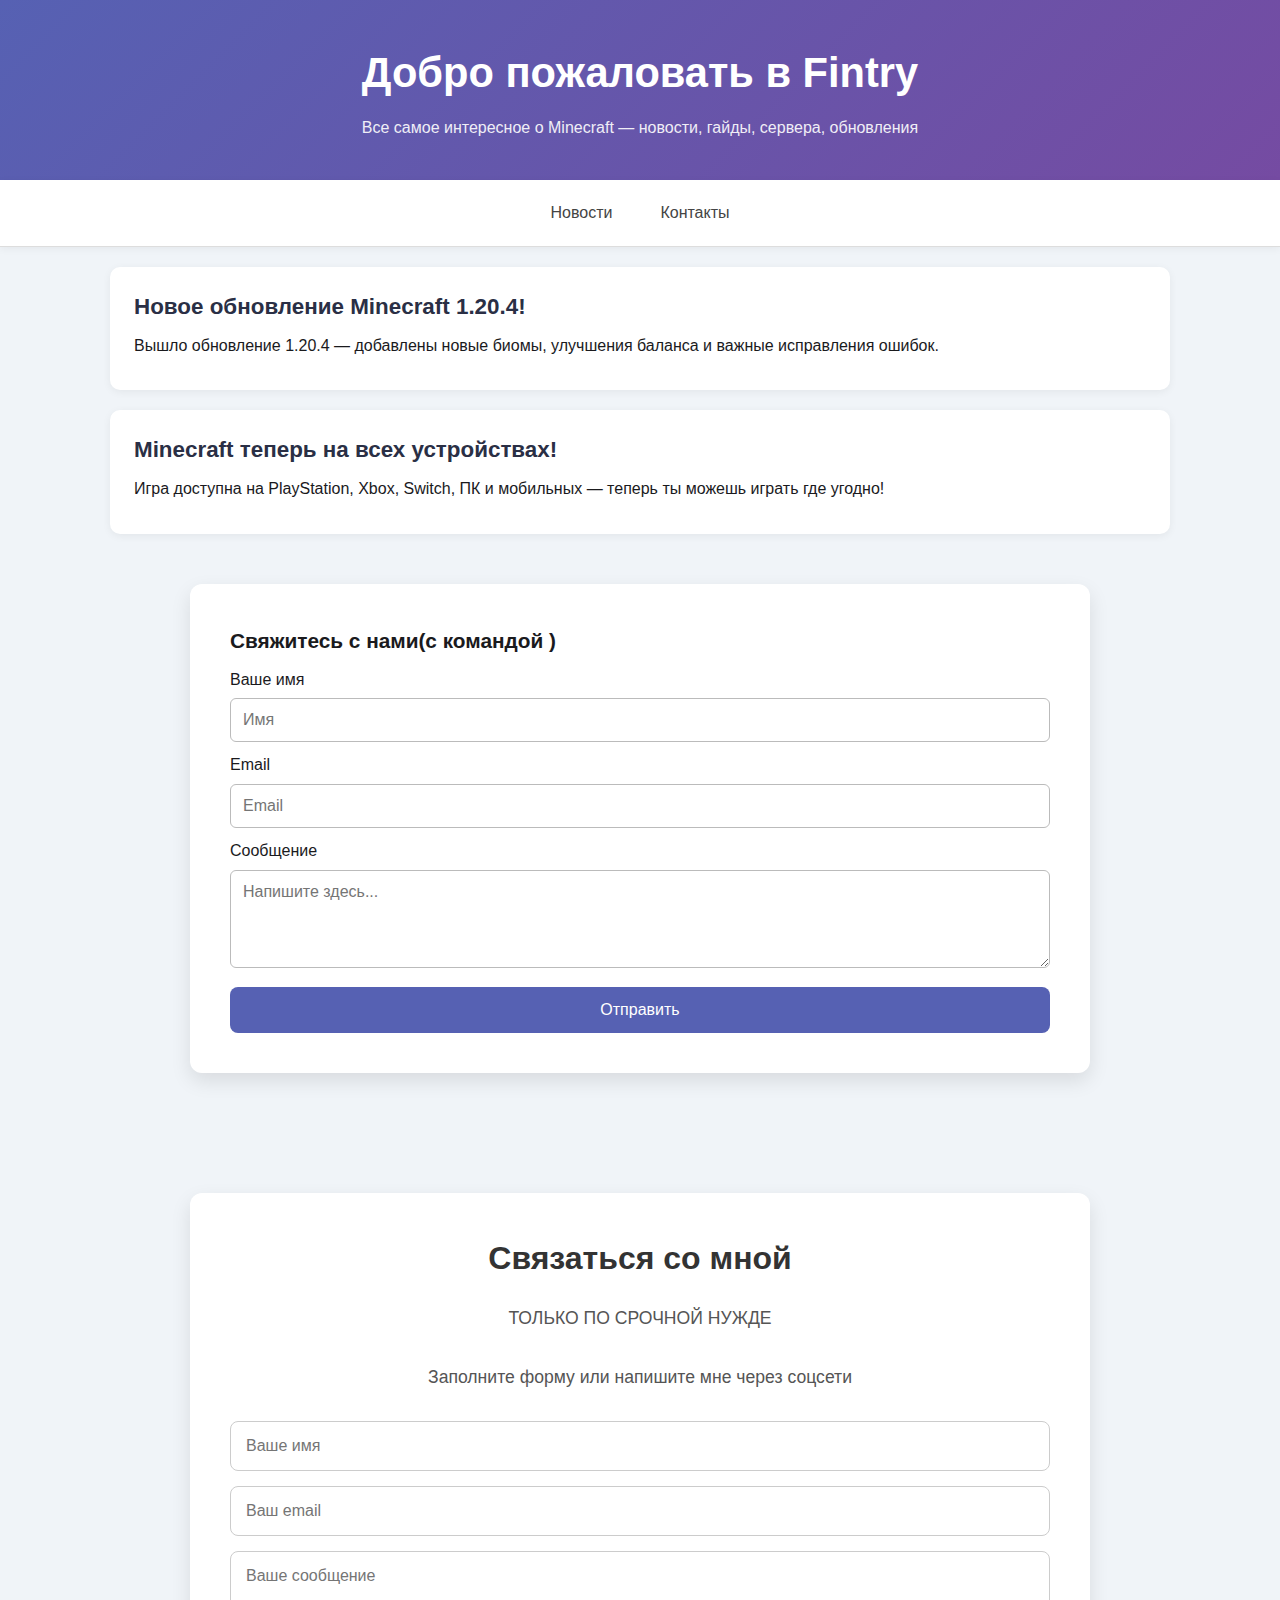
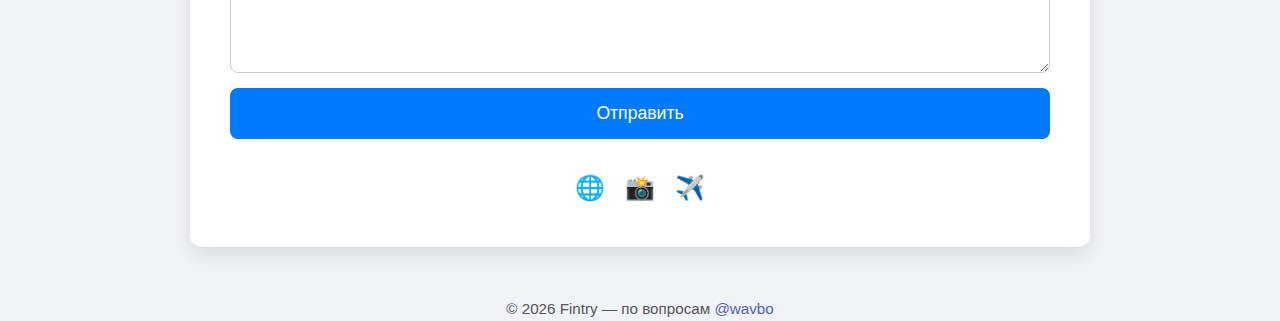
<file: index.html>
<!DOCTYPE html>
<html lang="ru">
<head>
  <meta charset="UTF-8">
  <title>Fintry — Новости Minecraft</title>
  <style>
    /* Основные стили */
    * {
      margin: 0;
      padding: 0;
      box-sizing: border-box;
      font-family: -apple-system, BlinkMacSystemFont, "Segoe UI", Roboto, Arial, sans-serif;
    }

    body {
      background: #f4f4f8;
      color: #1a1a1d;
      line-height: 1.6;
      padding-bottom: 40px;
    }

    header {
      background: linear-gradient(135deg, #5661b3, #754ba2);
      color: white;
      padding: 40px 20px;
      text-align: center;
    }

    header h1 {
      font-size: 2.6rem;
      margin-bottom: 8px;
    }

    header p {
      font-size: 1rem;
      opacity: 0.9;
    }

    /* Навигация */
    nav {
      display: flex;
      justify-content: center;
      gap: 24px;
      padding: 14px 0;
      background: #ffffff;
      border-bottom: 1px solid #ddd;
      box-shadow: 0px 2px 8px rgba(0, 0, 0, 0.05);
    }

    nav a {
      color: #444;
      text-decoration: none;
      font-weight: 500;
      padding: 6px 12px;
      transition: 0.25s;
    }

    nav a:hover {
      background: #dde2f1;
      border-radius: 6px;
    }

    /* Контент */
    .container {
      max-width: 1100px;
      margin: auto;
      padding: 20px;
    }

    .news-block {
      background: white;
      border-radius: 10px;
      padding: 22px 24px;
      margin-bottom: 20px;
      box-shadow: 0px 2px 8px rgba(0, 0, 0, 0.06);
      transition: 0.3s;
    }

    .news-block:hover {
      transform: scale(1.02);
      box-shadow: 0px 4px 14px rgba(0, 0, 0, 0.08);
    }

    .news-block h2 {
      font-size: 1.4rem;
      margin-bottom: 8px;
      color: #2a2f45;
    }

    .news-block p {
      font-size: 1rem;
      margin-bottom: 10px;
    }

    /* Контакты */
    .contact-section {
      background: #ffffff;
      border-radius: 10px;
      padding: 24px;
      box-shadow: 0px 2px 8px rgba(0,0,0,0.06);
      margin-top: 20px;
    }

    .contact-section h3 {
      font-size: 1.3rem;
      margin-bottom: 10px;
    }

    .contact-section label {
      font-weight: 500;
      margin-top: 10px;
      display: block;
    }

    .contact-section input,
    .contact-section textarea {
      width: 100%;
      padding: 12px;
      margin-top: 6px;
      border: 1px solid #bbb;
      border-radius: 6px;
      font-size: 1rem;
    }

    .contact-section button {
      margin-top: 12px;
      width: 100%;
      background: #5661b3;
      border: none;
      color: white;
      padding: 14px;
      font-size: 1rem;
      border-radius: 8px;
      cursor: pointer;
      transition: 0.25s;
    }

    .contact-section button:hover {
      background: #3f4f98;
    }

    /* Футер */
    footer {
      text-align: center;
      margin-top: 32px;
      font-size: 0.95rem;
      color: #555;
    }

    footer a {
      color: #5661b3;
      text-decoration: none;
      font-weight: 500;
    }

    footer a:hover {
      text-decoration: underline;
    }
  </style>
</head>
<body>

  <header>
    <h1>Добро пожаловать в Fintry</h1>
    <p>Все самое интересное о Minecraft — новости, гайды, сервера, обновления</p>
  </header>

  <nav>
    <a href="#news">Новости</a>
    <a href="#contact">Контакты</a>
  </nav>

  <div class="container">
    <section id="news">
      <div class="news-block">
        <h2>Новое обновление Minecraft 1.20.4!</h2>
        <p>Вышло обновление 1.20.4 — добавлены новые биомы, улучшения баланса и важные исправления ошибок.</p>
      </div>

      <div class="news-block">
        <h2>Minecraft теперь на всех устройствах!</h2>
        <p>Игра доступна на PlayStation, Xbox, Switch, ПК и мобильных — теперь ты можешь играть где угодно!</p>
      </div>
    </section>

    <section id="contact" class="contact-section">
      <h3>Свяжитесь с нами(с командой )</h3>
      <label for="name">Ваше имя</label>
      <input type="text" id="name" placeholder="Имя">

      <label for="email">Email</label>
      <input type="email" id="email" placeholder="Email">

      <label for="message">Сообщение</label>
      <textarea id="message" rows="4" placeholder="Напишите здесь..."></textarea>

      <button>Отправить</button>
    </section>
  </div>

</body>
</html>
<!-- Подключение CSS для стилей -->
<style>
  body {
    font-family: 'Arial', sans-serif;
    background-color: #f0f4f8;
    margin: 0;
    padding: 0;
  }

  #contact {
    max-width: 900px;
    margin: 50px auto;
    padding: 40px;
    background-color: #fff;
    border-radius: 12px;
    box-shadow: 0 8px 20px rgba(0,0,0,0.1);
    transition: all 0.3s ease;
  }

  #contact h2 {
    text-align: center;
    color: #333;
    margin-bottom: 20px;
    font-size: 2em;
  }

  #contact p {
    text-align: center;
    color: #555;
    margin-bottom: 30px;
    font-size: 1.1em;
  }

  /* Стиль формы */
  #contact-form {
    display: flex;
    flex-direction: column;
    gap: 15px;
  }

  #contact-form input,
  #contact-form textarea {
    padding: 15px;
    border-radius: 8px;
    border: 1px solid #ccc;
    font-size: 1em;
    transition: border-color 0.3s;
  }

  #contact-form input:focus,
  #contact-form textarea:focus {
    border-color: #007BFF;
    outline: none;
  }

  #contact-form button {
    padding: 15px;
    border: none;
    border-radius: 8px;
    background-color: #007BFF;
    color: #fff;
    font-size: 1.1em;
    cursor: pointer;
    transition: background-color 0.3s;
  }

  #contact-form button:hover {
    background-color: #0056b3;
  }

  /* Социальные сети */
  #social-icons {
    display: flex;
    justify-content: center;
    margin-top: 30px;
    gap: 20px;
  }

  #social-icons a {
    font-size: 1.5em;
    color: #555;
    text-decoration: none;
    transition: color 0.3s, transform 0.2s;
  }

  #social-icons a:hover {
    color: #007BFF;
    transform: scale(1.2);
  }
</style>

<!-- Раздел контактов -->
<section id="contact">
  <h2>Связаться со мной</h2>
<p>ТОЛЬКО ПО СРОЧНОЙ НУЖДЕ</p>
  <p>Заполните форму или напишите мне через соцсети</p>
  <form id="contact-form">
    <input type="text" placeholder="Ваше имя" required>
    <input type="email" placeholder="Ваш email" required>
    <textarea rows="5" placeholder="Ваше сообщение" required></textarea>
    <button type="submit">Отправить</button>
  </form>
  <div id="social-icons">
    <a href="#" target="_blank" title="VK">🌐</a>
    <a href="#" target="_blank" title="Instagram">📸</a>
    <a href="#" target="_blank" title="Telegram">✈️</a>
  </div>
</section>
<footer>
    © 2026 Fintry — по вопросам <a href="https://t.me/wavbo" target="_blank">@wavbo</a>
  </footer>
</file>
